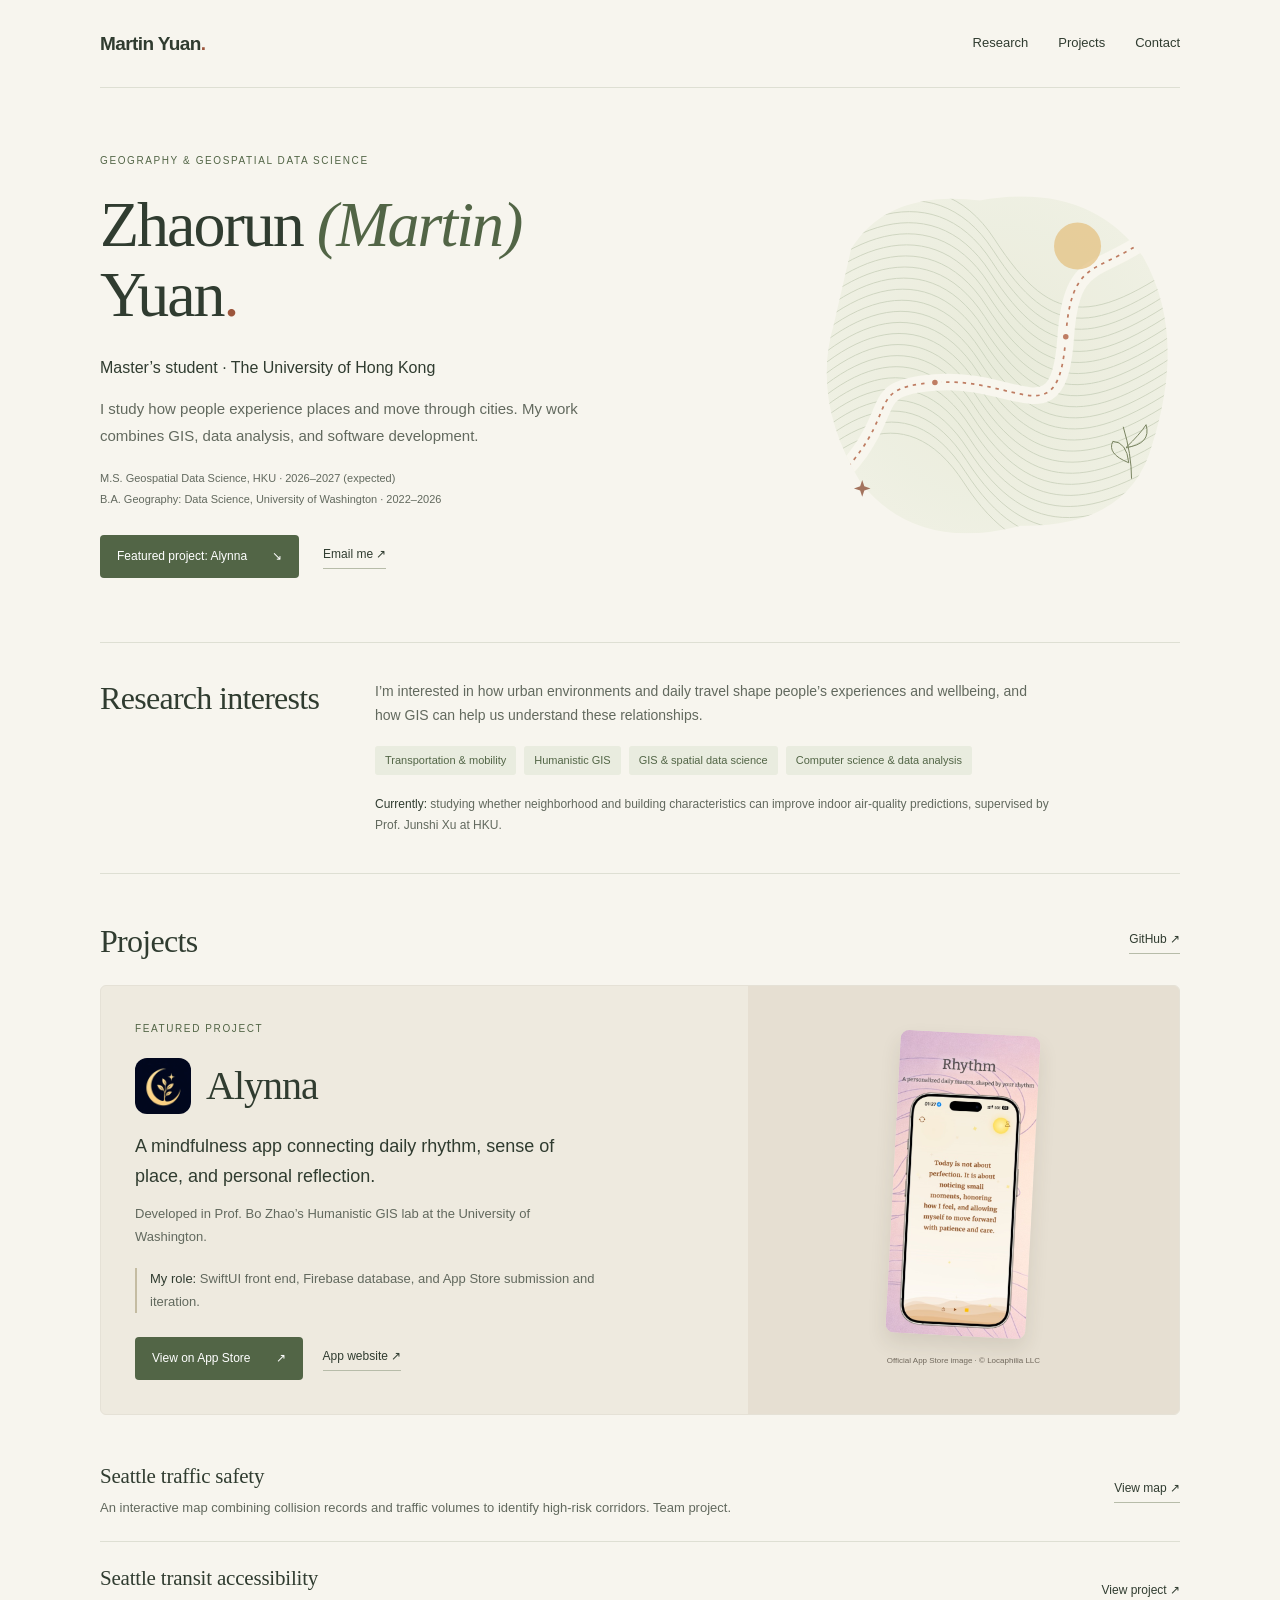
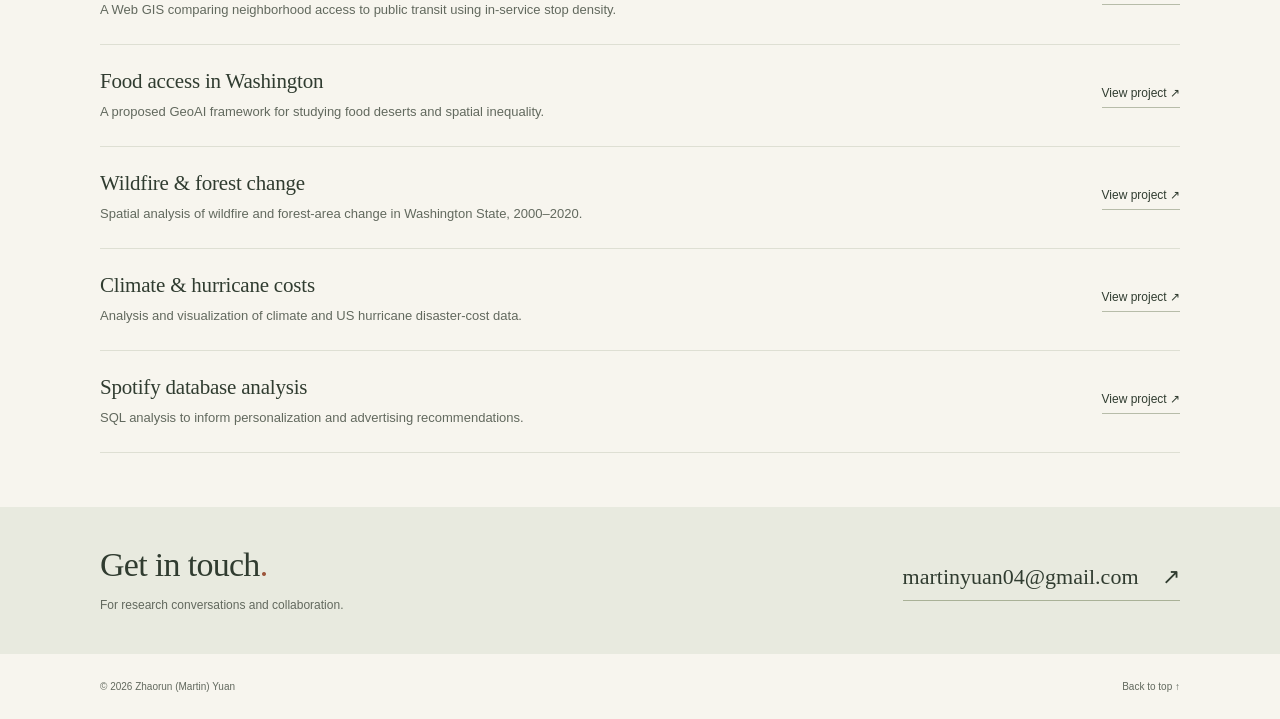
<file: index.html>
<!doctype html>
<html lang="en">
<head>
  <meta charset="utf-8">
  <meta name="viewport" content="width=device-width, initial-scale=1">
  <meta name="theme-color" content="#f7f5ee">
  <meta name="description" content="Zhaorun (Martin) Yuan — geography, humanistic GIS, and geospatial data science. Exploring how places and everyday journeys shape human experience.">
  <meta property="og:title" content="Zhaorun (Martin) Yuan — Geography & Geospatial Data Science">
  <meta property="og:description" content="Geography, humanistic GIS, mobility, and thoughtful technology. Research and selected work by Martin Yuan.">
  <meta property="og:type" content="website">
  <title>Zhaorun (Martin) Yuan · Geography & Geospatial Data Science</title>
  <link rel="icon" href="assets/favicon.svg" type="image/svg+xml">
  <link rel="stylesheet" href="styles.css">
  <script src="script.js" defer></script>
</head>
<body>
<a class="skip-link" href="#main">Skip to content</a>
<header class="site-header wrap">
  <a class="wordmark" href="#about">Martin Yuan<span>.</span></a>
  <nav aria-label="Main navigation"><a href="#research">Research</a><a href="#projects">Projects</a><a href="#contact">Contact</a></nav>
</header>
<main id="main">
<section class="intro wrap" id="about" aria-labelledby="name">
  <div class="intro-copy">
    <p class="eyebrow">GEOGRAPHY & GEOSPATIAL DATA SCIENCE</p>
    <h1 id="name">Zhaorun <em>(Martin)</em><br>Yuan<span>.</span></h1>
    <p class="intro-role">Master’s student · The University of Hong Kong</p>
    <p class="intro-description">I study how people experience places and move through cities. My work combines GIS, data analysis, and software development.</p>
    <p class="education">M.S. Geospatial Data Science, HKU · 2026–2027 (expected)<br>B.A. Geography: Data Science, University of Washington · 2022–2026</p>
    <div class="intro-links"><a class="button" href="#alynna">Featured project: Alynna <span aria-hidden="true">↘</span></a><a class="text-link" href="mailto:martinyuan04@gmail.com">Email me ↗</a></div>
  </div>
  <figure class="landscape">
    <svg viewBox="0 0 520 530" role="img" aria-labelledby="landscape-title landscape-desc">
      <title id="landscape-title">A geography of everyday life</title><desc id="landscape-desc">An imagined landscape of soft contour lines, a winding terracotta path, and small places to pause.</desc>
      <defs><clipPath id="map-clip"><path d="M45 98Q98 12 231 28Q388 0 467 110Q530 222 480 380Q448 500 290 498Q140 537 59 436Q-13 318 20 207Z"/></clipPath><radialGradient id="map-fill"><stop stop-color="#e7ebd9"/><stop offset="1" stop-color="#eff0e2"/></radialGradient></defs>
      <g clip-path="url(#map-clip)"><path fill="url(#map-fill)" d="M0 0h520v530H0z"/>
      <g class="contours" fill="none" stroke="#c4cdb6" stroke-width="1.2">
      <path d="M-90 160C10 20 165-50 252 84S399 212 570 83"/><path d="M-90 176C10 36 163-34 250 100S399 228 570 99"/><path d="M-90 192C10 52 161-18 248 116S399 244 570 115"/><path d="M-90 208C10 68 159-2 246 132S399 260 570 131"/><path d="M-90 224C10 84 157 14 244 148S399 276 570 147"/><path d="M-90 240C10 100 155 30 242 164S399 292 570 163"/><path d="M-90 256C10 116 153 46 240 180S399 308 570 179"/><path d="M-90 272C10 132 151 62 238 196S399 324 570 195"/><path d="M-90 288C10 148 149 78 236 212S399 340 570 211"/><path d="M-90 304C10 164 147 94 234 228S399 356 570 227"/><path d="M-90 320C10 180 145 110 232 244S399 372 570 243"/><path d="M-90 336C10 196 143 126 230 260S399 388 570 259"/><path d="M-90 352C10 212 141 142 228 276S399 404 570 275"/><path d="M-90 368C10 228 139 158 226 292S399 420 570 291"/><path d="M-90 384C10 244 137 174 224 308S399 436 570 307"/><path d="M-90 400C10 260 135 190 222 324S399 452 570 323"/><path d="M-90 416C10 276 133 206 220 340S399 468 570 339"/><path d="M-90 432C10 292 131 222 218 356S399 484 570 355"/><path d="M-90 448C10 308 129 238 216 372S399 500 570 371"/><path d="M-90 464C10 324 127 254 214 388S399 516 570 387"/><path d="M-90 480C10 340 125 270 212 404S399 532 570 403"/><path d="M-90 496C10 356 123 286 210 420S399 548 570 419"/><path d="M-90 512C10 372 121 302 208 436S399 564 570 435"/>
      </g><path d="M-20 470C140 340 45 300 166 291S345 372 355 225S423 160 540 18" fill="none" stroke="#f9f7ef" stroke-width="24"/><path class="journey-line" d="M-20 470C140 340 45 300 166 291S345 372 355 225S423 160 540 18" fill="none" stroke="#b97154" stroke-width="2.5" stroke-dasharray="5 7"/>
      <circle cx="166" cy="291" r="10" fill="#f9f7ef"/><circle cx="166" cy="291" r="4" fill="#b97154"/><circle cx="355" cy="225" r="10" fill="#f9f7ef"/><circle cx="355" cy="225" r="4" fill="#b97154"/>
      <circle cx="372" cy="94" r="34" fill="#e3bd78" opacity=".75"/>
      </g>
      <g transform="translate(450 355)" stroke="#68744e" fill="none" stroke-width="1.4"><path d="M0 75Q0 40-12 0M-4 52Q-36 39-27 21Q-7 22-4 52M-8 30Q12 11 21-3Q29 25-8 30"/></g>
      <g transform="translate(61 444)" fill="#9b654e"><path d="M0-12 3-3 12 0 3 3 0 12-3 3-12 0-3-3Z"/></g>
    </svg>

  </figure>
</section>
<section class="research wrap" id="research" aria-labelledby="research-title">
  <h2 id="research-title">Research interests</h2>
  <div class="research-content"><p>I’m interested in how urban environments and daily travel shape people’s experiences and wellbeing, and how GIS can help us understand these relationships.</p><ul class="interests" aria-label="Research fields"><li>Transportation & mobility</li><li>Humanistic GIS</li><li>GIS & spatial data science</li><li>Computer science & data analysis</li></ul><p class="current-research"><strong>Currently:</strong> studying whether neighborhood and building characteristics can improve indoor air-quality predictions, supervised by Prof. Junshi Xu at HKU.</p></div>
</section>
<section class="work wrap" id="projects" aria-labelledby="projects-title">
  <div class="section-heading"><h2 id="projects-title">Projects</h2><a class="text-link" href="https://github.com/martinnnYuan" target="_blank" rel="noopener noreferrer">GitHub ↗</a></div>
  <article class="featured" id="alynna" aria-labelledby="alynna-title">
    <div class="featured-copy"><p class="eyebrow">FEATURED PROJECT</p><div class="app-heading"><img src="assets/alynna-icon.jpg" width="56" height="56" alt="Alynna app icon" loading="lazy"><h3 id="alynna-title">Alynna</h3></div><p class="app-description">A mindfulness app connecting daily rhythm, sense of place, and personal reflection.</p><p>Developed in Prof. Bo Zhao’s Humanistic GIS lab at the University of Washington.</p><p class="contribution"><strong>My role:</strong> SwiftUI front end, Firebase database, and App Store submission and iteration.</p><div class="featured-links"><a class="button" href="https://apps.apple.com/us/app/alynna/id6755222294" target="_blank" rel="noopener noreferrer">View on App Store <span aria-hidden="true">↗</span></a><a class="text-link" href="https://martinnnyuan.github.io/alynna_support/" target="_blank" rel="noopener noreferrer">App website ↗</a></div></div>
    <figure class="app-visual"><img src="assets/alynna-screen-1.jpg" width="416" height="900" alt="Alynna’s daily rhythm reflection screen, from its official App Store listing" loading="lazy"><figcaption>Official App Store image · © Locaphilia LLC</figcaption></figure>
  </article>
  <div class="project-list">
    <article class="project"><div><h3><a href="https://martinnnyuan.github.io/geog328_traffic_incident/index.html" target="_blank" rel="noopener noreferrer">Seattle traffic safety</a></h3><p>An interactive map combining collision records and traffic volumes to identify high-risk corridors. Team project.</p></div><a class="text-link" href="https://martinnnyuan.github.io/geog328_traffic_incident/index.html" target="_blank" rel="noopener noreferrer" aria-label="View Seattle traffic safety map">View map ↗</a></article>
    <article class="project"><div><h3><a href="projects/seattle-transit-accessibility.html">Seattle transit accessibility</a></h3><p>A Web GIS comparing neighborhood access to public transit using in-service stop density.</p></div><a class="text-link" href="projects/seattle-transit-accessibility.html" aria-label="Read about Seattle transit accessibility">View project ↗</a></article>
    <article class="project"><div><h3><a href="projects/food-access-washington.html">Food access in Washington</a></h3><p>A proposed GeoAI framework for studying food deserts and spatial inequality.</p></div><a class="text-link" href="projects/food-access-washington.html" aria-label="Read about Food access in Washington">View project ↗</a></article>
    <article class="project"><div><h3><a href="projects/wildfire-forest-change.html">Wildfire & forest change</a></h3><p>Spatial analysis of wildfire and forest-area change in Washington State, 2000–2020.</p></div><a class="text-link" href="projects/wildfire-forest-change.html" aria-label="Read about Wildfire &amp; forest change">View project ↗</a></article>
    <article class="project"><div><h3><a href="projects/climate-hurricane-costs.html">Climate & hurricane costs</a></h3><p>Analysis and visualization of climate and US hurricane disaster-cost data.</p></div><a class="text-link" href="projects/climate-hurricane-costs.html" aria-label="Read about Climate &amp; hurricane costs">View project ↗</a></article>
    <article class="project"><div><h3><a href="projects/spotify-database-analysis.html">Spotify database analysis</a></h3><p>SQL analysis to inform personalization and advertising recommendations.</p></div><a class="text-link" href="projects/spotify-database-analysis.html" aria-label="Read about Spotify database analysis">View project ↗</a></article>
  </div>
</section>
<section class="contact" id="contact" aria-labelledby="contact-title"><div class="wrap contact-inner"><div><h2 id="contact-title">Get in touch<span>.</span></h2><p>For research conversations and collaboration.</p></div><a href="mailto:martinyuan04@gmail.com">martinyuan04@gmail.com <span aria-hidden="true">↗</span></a></div></section>
</main>
<footer class="wrap"><span>© <span id="year">2026</span> Zhaorun (Martin) Yuan</span><a href="#about">Back to top ↑</a></footer>
</body>
</html>
</file>
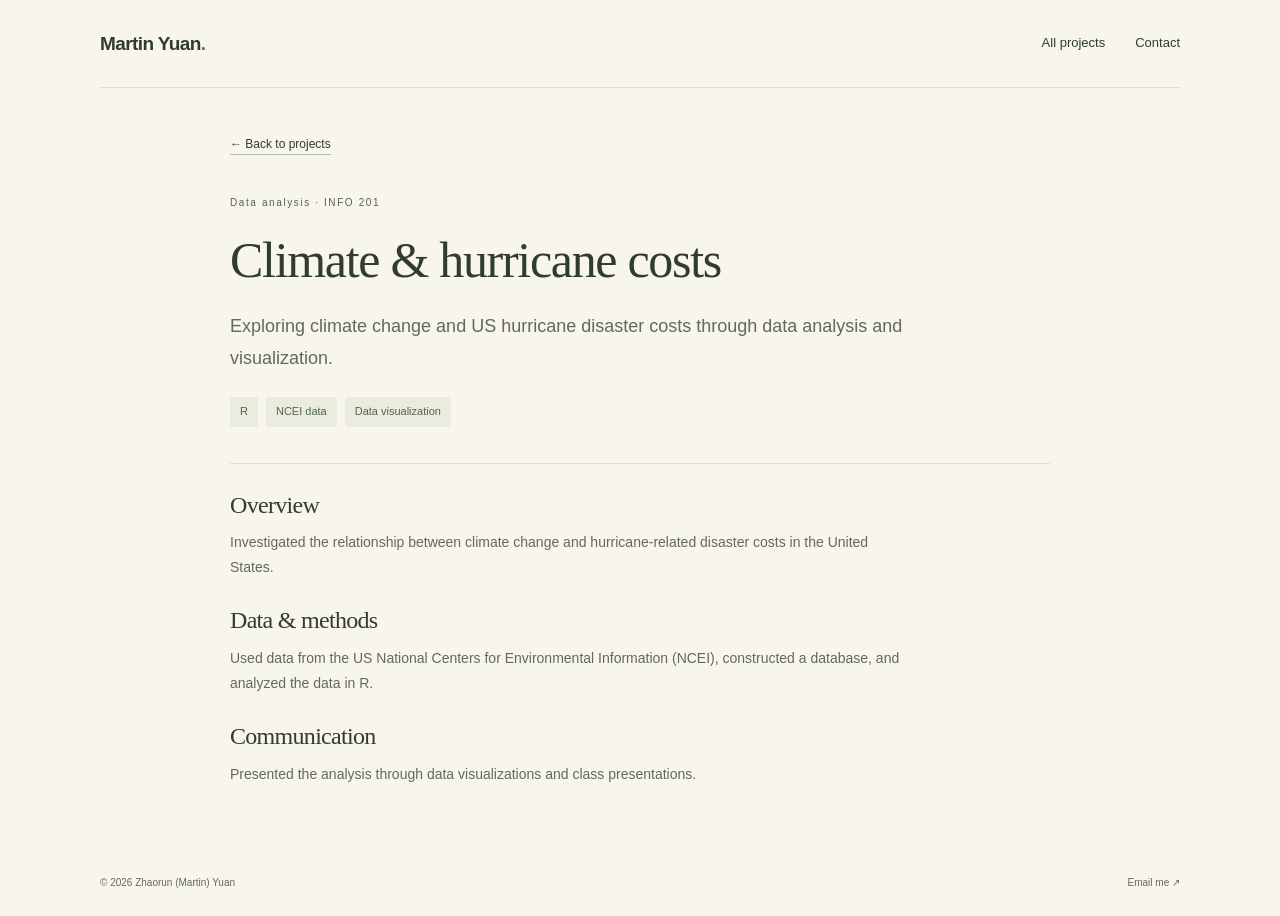
<file: projects/climate-hurricane-costs.html>
<!doctype html>
<html lang="en">
<head>
  <meta charset="utf-8">
  <meta name="viewport" content="width=device-width, initial-scale=1">
  <meta name="theme-color" content="#f7f5ee">
  <meta name="description" content="Exploring climate change and US hurricane disaster costs through data analysis and visualization.">
  <title>Climate &amp; hurricane costs · Martin Yuan</title>
  <link rel="icon" href="../assets/favicon.svg" type="image/svg+xml">
  <link rel="stylesheet" href="../styles.css">
  <script src="../script.js" defer></script>
</head>
<body>
<a class="skip-link" href="#main">Skip to content</a>
<header class="site-header wrap"><a class="wordmark" href="../index.html">Martin Yuan<span>.</span></a><nav aria-label="Main navigation"><a href="../index.html#projects">All projects</a><a href="../index.html#contact">Contact</a></nav></header>
<main class="project-page wrap" id="main">
  <a class="text-link" href="../index.html#projects">← Back to projects</a>
  <p class="eyebrow">Data analysis · INFO 201</p>
  <h1>Climate &amp; hurricane costs</h1>
  <p class="project-intro">Exploring climate change and US hurricane disaster costs through data analysis and visualization.</p>
  <ul class="interests" aria-label="Methods and topics"><li>R</li><li>NCEI data</li><li>Data visualization</li></ul>
  <div class="project-sections"><section class="project-section"><h2>Overview</h2><p>Investigated the relationship between climate change and hurricane-related disaster costs in the United States.</p></section>
<section class="project-section"><h2>Data &amp; methods</h2><p>Used data from the US National Centers for Environmental Information (NCEI), constructed a database, and analyzed the data in R.</p></section>
<section class="project-section"><h2>Communication</h2><p>Presented the analysis through data visualizations and class presentations.</p></section></div>
</main>
<footer class="wrap"><span>© <span id="year">2026</span> Zhaorun (Martin) Yuan</span><a href="mailto:martinyuan04@gmail.com">Email me ↗</a></footer>
</body>
</html>
</file>
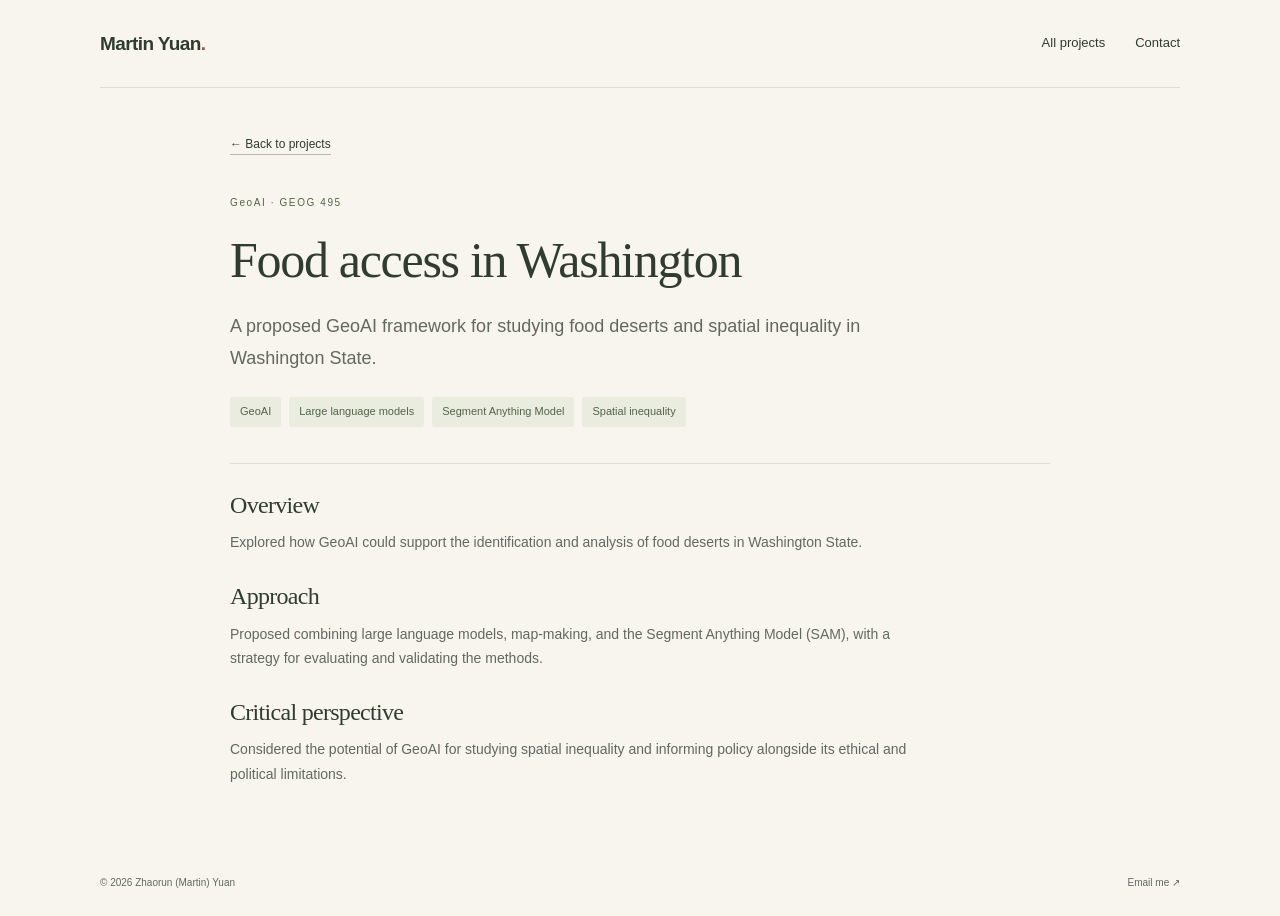
<file: projects/food-access-washington.html>
<!doctype html>
<html lang="en">
<head>
  <meta charset="utf-8">
  <meta name="viewport" content="width=device-width, initial-scale=1">
  <meta name="theme-color" content="#f7f5ee">
  <meta name="description" content="A proposed GeoAI framework for studying food deserts and spatial inequality in Washington State.">
  <title>Food access in Washington · Martin Yuan</title>
  <link rel="icon" href="../assets/favicon.svg" type="image/svg+xml">
  <link rel="stylesheet" href="../styles.css">
  <script src="../script.js" defer></script>
</head>
<body>
<a class="skip-link" href="#main">Skip to content</a>
<header class="site-header wrap"><a class="wordmark" href="../index.html">Martin Yuan<span>.</span></a><nav aria-label="Main navigation"><a href="../index.html#projects">All projects</a><a href="../index.html#contact">Contact</a></nav></header>
<main class="project-page wrap" id="main">
  <a class="text-link" href="../index.html#projects">← Back to projects</a>
  <p class="eyebrow">GeoAI · GEOG 495</p>
  <h1>Food access in Washington</h1>
  <p class="project-intro">A proposed GeoAI framework for studying food deserts and spatial inequality in Washington State.</p>
  <ul class="interests" aria-label="Methods and topics"><li>GeoAI</li><li>Large language models</li><li>Segment Anything Model</li><li>Spatial inequality</li></ul>
  <div class="project-sections"><section class="project-section"><h2>Overview</h2><p>Explored how GeoAI could support the identification and analysis of food deserts in Washington State.</p></section>
<section class="project-section"><h2>Approach</h2><p>Proposed combining large language models, map-making, and the Segment Anything Model (SAM), with a strategy for evaluating and validating the methods.</p></section>
<section class="project-section"><h2>Critical perspective</h2><p>Considered the potential of GeoAI for studying spatial inequality and informing policy alongside its ethical and political limitations.</p></section></div>
</main>
<footer class="wrap"><span>© <span id="year">2026</span> Zhaorun (Martin) Yuan</span><a href="mailto:martinyuan04@gmail.com">Email me ↗</a></footer>
</body>
</html>
</file>
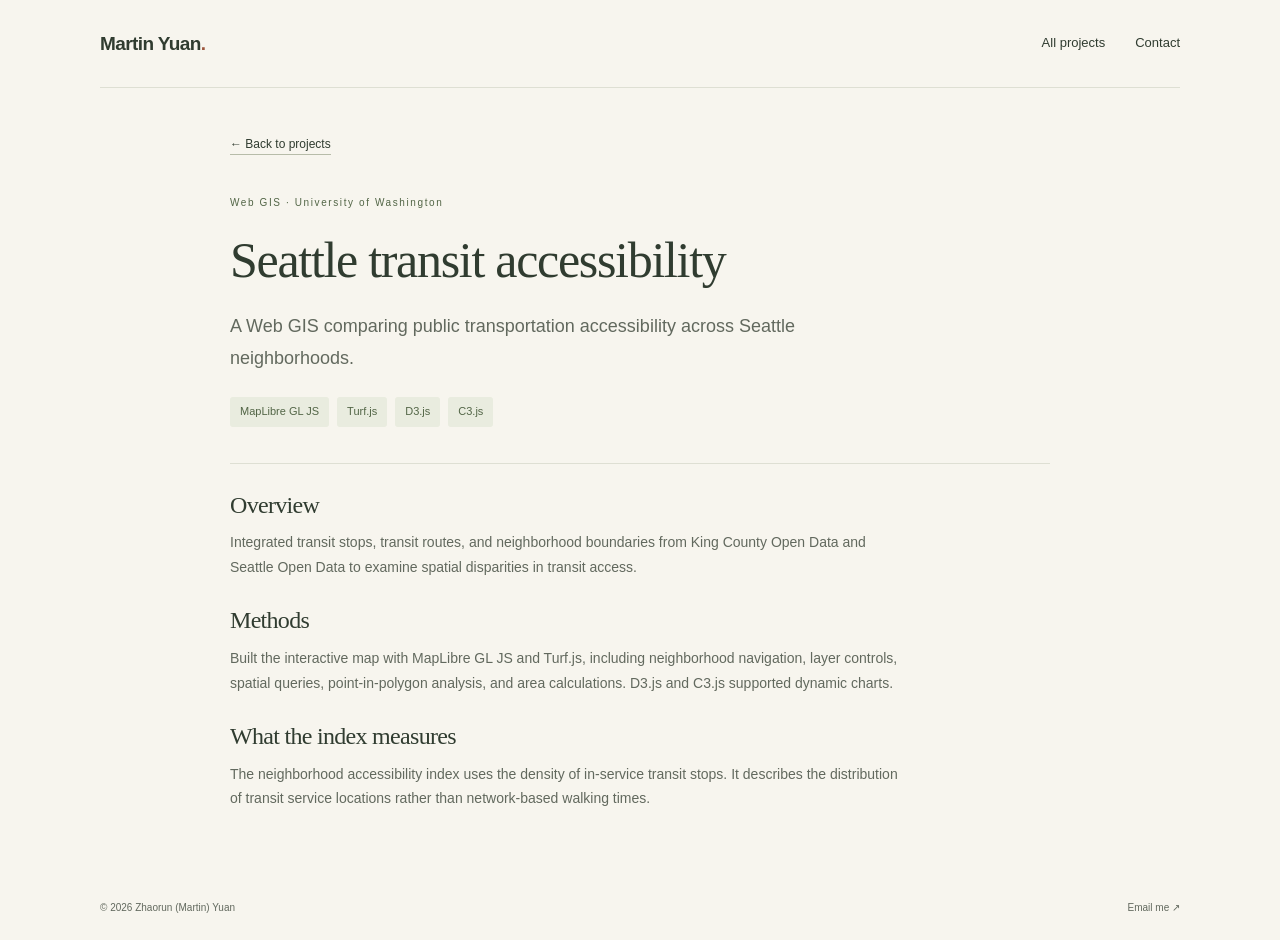
<file: projects/seattle-transit-accessibility.html>
<!doctype html>
<html lang="en">
<head>
  <meta charset="utf-8">
  <meta name="viewport" content="width=device-width, initial-scale=1">
  <meta name="theme-color" content="#f7f5ee">
  <meta name="description" content="A Web GIS comparing public transportation accessibility across Seattle neighborhoods.">
  <title>Seattle transit accessibility · Martin Yuan</title>
  <link rel="icon" href="../assets/favicon.svg" type="image/svg+xml">
  <link rel="stylesheet" href="../styles.css">
  <script src="../script.js" defer></script>
</head>
<body>
<a class="skip-link" href="#main">Skip to content</a>
<header class="site-header wrap"><a class="wordmark" href="../index.html">Martin Yuan<span>.</span></a><nav aria-label="Main navigation"><a href="../index.html#projects">All projects</a><a href="../index.html#contact">Contact</a></nav></header>
<main class="project-page wrap" id="main">
  <a class="text-link" href="../index.html#projects">← Back to projects</a>
  <p class="eyebrow">Web GIS · University of Washington</p>
  <h1>Seattle transit accessibility</h1>
  <p class="project-intro">A Web GIS comparing public transportation accessibility across Seattle neighborhoods.</p>
  <ul class="interests" aria-label="Methods and topics"><li>MapLibre GL JS</li><li>Turf.js</li><li>D3.js</li><li>C3.js</li></ul>
  <div class="project-sections"><section class="project-section"><h2>Overview</h2><p>Integrated transit stops, transit routes, and neighborhood boundaries from King County Open Data and Seattle Open Data to examine spatial disparities in transit access.</p></section>
<section class="project-section"><h2>Methods</h2><p>Built the interactive map with MapLibre GL JS and Turf.js, including neighborhood navigation, layer controls, spatial queries, point-in-polygon analysis, and area calculations. D3.js and C3.js supported dynamic charts.</p></section>
<section class="project-section"><h2>What the index measures</h2><p>The neighborhood accessibility index uses the density of in-service transit stops. It describes the distribution of transit service locations rather than network-based walking times.</p></section></div>
</main>
<footer class="wrap"><span>© <span id="year">2026</span> Zhaorun (Martin) Yuan</span><a href="mailto:martinyuan04@gmail.com">Email me ↗</a></footer>
</body>
</html>
</file>
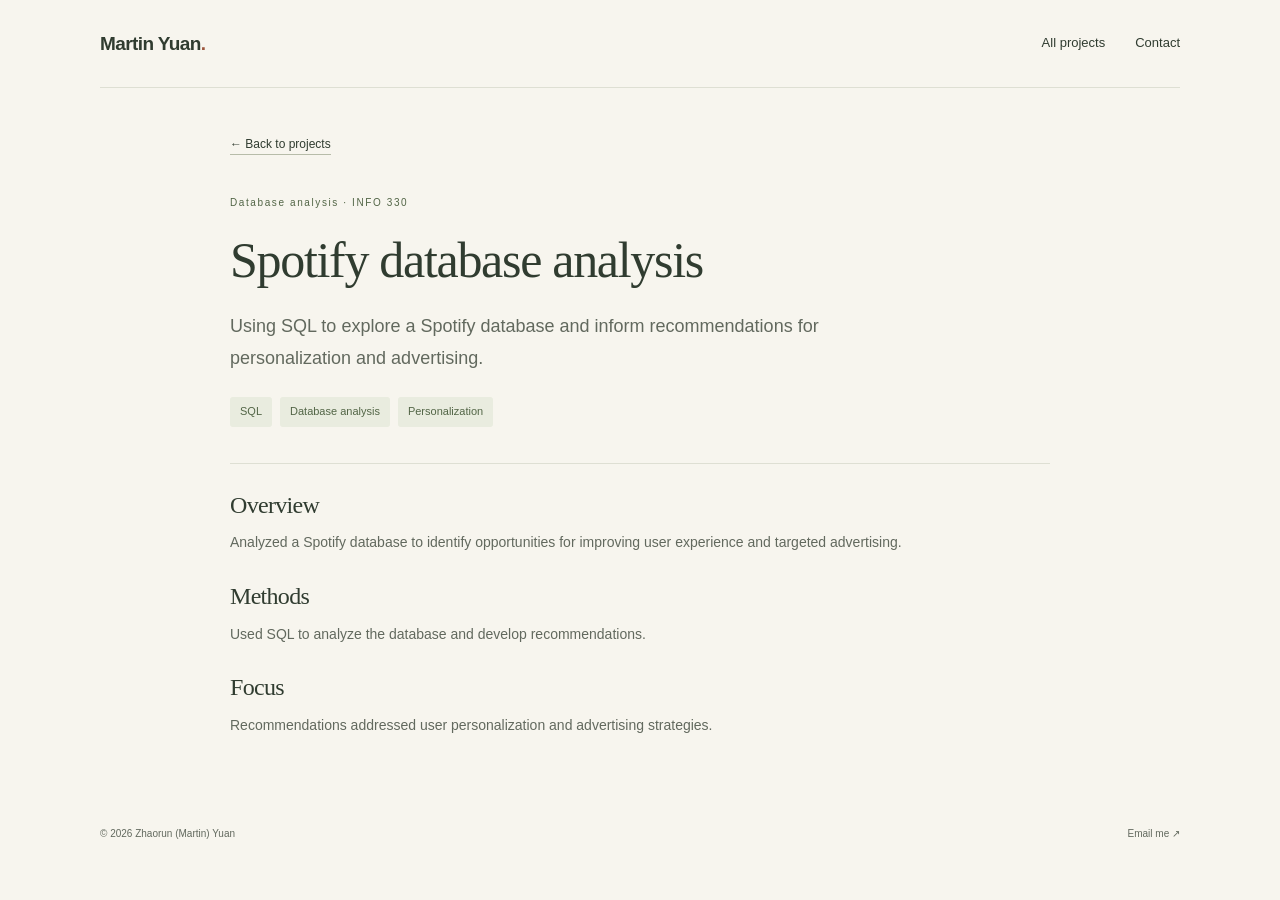
<file: projects/spotify-database-analysis.html>
<!doctype html>
<html lang="en">
<head>
  <meta charset="utf-8">
  <meta name="viewport" content="width=device-width, initial-scale=1">
  <meta name="theme-color" content="#f7f5ee">
  <meta name="description" content="Using SQL to explore a Spotify database and inform recommendations for personalization and advertising.">
  <title>Spotify database analysis · Martin Yuan</title>
  <link rel="icon" href="../assets/favicon.svg" type="image/svg+xml">
  <link rel="stylesheet" href="../styles.css">
  <script src="../script.js" defer></script>
</head>
<body>
<a class="skip-link" href="#main">Skip to content</a>
<header class="site-header wrap"><a class="wordmark" href="../index.html">Martin Yuan<span>.</span></a><nav aria-label="Main navigation"><a href="../index.html#projects">All projects</a><a href="../index.html#contact">Contact</a></nav></header>
<main class="project-page wrap" id="main">
  <a class="text-link" href="../index.html#projects">← Back to projects</a>
  <p class="eyebrow">Database analysis · INFO 330</p>
  <h1>Spotify database analysis</h1>
  <p class="project-intro">Using SQL to explore a Spotify database and inform recommendations for personalization and advertising.</p>
  <ul class="interests" aria-label="Methods and topics"><li>SQL</li><li>Database analysis</li><li>Personalization</li></ul>
  <div class="project-sections"><section class="project-section"><h2>Overview</h2><p>Analyzed a Spotify database to identify opportunities for improving user experience and targeted advertising.</p></section>
<section class="project-section"><h2>Methods</h2><p>Used SQL to analyze the database and develop recommendations.</p></section>
<section class="project-section"><h2>Focus</h2><p>Recommendations addressed user personalization and advertising strategies.</p></section></div>
</main>
<footer class="wrap"><span>© <span id="year">2026</span> Zhaorun (Martin) Yuan</span><a href="mailto:martinyuan04@gmail.com">Email me ↗</a></footer>
</body>
</html>
</file>
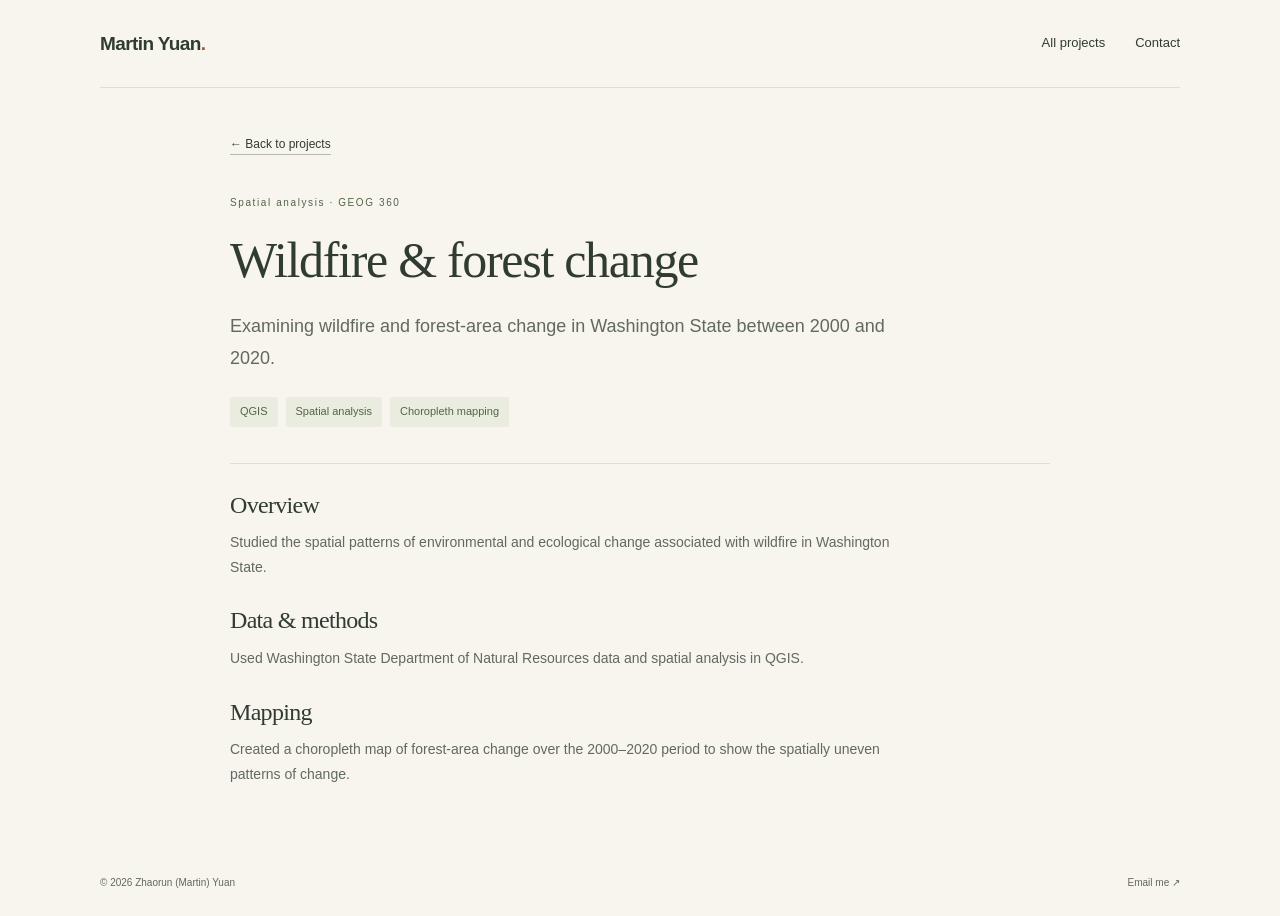
<file: projects/wildfire-forest-change.html>
<!doctype html>
<html lang="en">
<head>
  <meta charset="utf-8">
  <meta name="viewport" content="width=device-width, initial-scale=1">
  <meta name="theme-color" content="#f7f5ee">
  <meta name="description" content="Examining wildfire and forest-area change in Washington State between 2000 and 2020.">
  <title>Wildfire &amp; forest change · Martin Yuan</title>
  <link rel="icon" href="../assets/favicon.svg" type="image/svg+xml">
  <link rel="stylesheet" href="../styles.css">
  <script src="../script.js" defer></script>
</head>
<body>
<a class="skip-link" href="#main">Skip to content</a>
<header class="site-header wrap"><a class="wordmark" href="../index.html">Martin Yuan<span>.</span></a><nav aria-label="Main navigation"><a href="../index.html#projects">All projects</a><a href="../index.html#contact">Contact</a></nav></header>
<main class="project-page wrap" id="main">
  <a class="text-link" href="../index.html#projects">← Back to projects</a>
  <p class="eyebrow">Spatial analysis · GEOG 360</p>
  <h1>Wildfire &amp; forest change</h1>
  <p class="project-intro">Examining wildfire and forest-area change in Washington State between 2000 and 2020.</p>
  <ul class="interests" aria-label="Methods and topics"><li>QGIS</li><li>Spatial analysis</li><li>Choropleth mapping</li></ul>
  <div class="project-sections"><section class="project-section"><h2>Overview</h2><p>Studied the spatial patterns of environmental and ecological change associated with wildfire in Washington State.</p></section>
<section class="project-section"><h2>Data &amp; methods</h2><p>Used Washington State Department of Natural Resources data and spatial analysis in QGIS.</p></section>
<section class="project-section"><h2>Mapping</h2><p>Created a choropleth map of forest-area change over the 2000–2020 period to show the spatially uneven patterns of change.</p></section></div>
</main>
<footer class="wrap"><span>© <span id="year">2026</span> Zhaorun (Martin) Yuan</span><a href="mailto:martinyuan04@gmail.com">Email me ↗</a></footer>
</body>
</html>
</file>
<file: styles.css>
:root{--paper:#f7f5ee;--ink:#303c30;--muted:#62695e;--green:#526546;--rust:#9c553b;--line:#dedfd3;--serif:Georgia,'Times New Roman',serif;--sans:'Avenir Next',Avenir,'Segoe UI',sans-serif}*{box-sizing:border-box}html{scroll-behavior:smooth;scroll-padding-top:28px}body{margin:0;background:var(--paper);color:var(--ink);font:15px/1.75 var(--sans);-webkit-font-smoothing:antialiased}a{color:inherit;text-decoration:none}a:hover{color:var(--rust)}a:focus-visible{outline:2px solid var(--rust);outline-offset:6px}::selection{background:#e2d6b8}h1,h2,h3,p,figure{margin:0}img{display:block;max-width:100%;height:auto}.wrap{width:calc(100% - 96px);max-width:1080px;margin-inline:auto}.site-header{display:flex;align-items:center;justify-content:space-between;min-height:88px;border-bottom:1px solid var(--line);gap:20px}.wordmark{font-size:19px;font-weight:600;letter-spacing:-.6px}.wordmark span,h1>span,.contact h2 span{color:var(--rust)}nav{display:flex;gap:30px;font-size:13px}.intro{display:grid;grid-template-columns:1.4fr 1fr;gap:42px;align-items:center;padding-block:64px}.eyebrow{font-size:10px;letter-spacing:1.6px;color:var(--green)}h1{font:400 clamp(44px,5.2vw,64px)/1.1 var(--serif);letter-spacing:-2px;margin-top:20px}h1 em{font-weight:400;color:var(--green)}.intro-role{font-size:16px;margin-top:24px}.intro-description{max-width:500px;color:var(--muted);margin-top:14px;font-size:15px}.education{font-size:11px;line-height:1.9;color:var(--muted);margin-top:19px}.intro-links,.featured-links{display:flex;align-items:center;gap:24px;flex-wrap:wrap;margin-top:25px}.button{display:inline-flex;align-items:center;gap:25px;padding:11px 17px;background:var(--green);color:#fff;border-radius:4px;font-size:12px}.button:hover{background:#3d5033;color:#fff}.text-link{font-size:12px;border-bottom:1px solid #b7bca9;padding-bottom:3px;white-space:nowrap}.landscape{max-width:360px;justify-self:end;width:100%;opacity:.9}.landscape svg{display:block;width:100%;height:auto}.research{display:grid;grid-template-columns:240px 1fr;gap:35px;border-top:1px solid var(--line);border-bottom:1px solid var(--line);padding-block:36px}h2{font:400 32px/1.2 var(--serif);letter-spacing:-.7px}.research-content>p{font-size:14px;color:var(--muted);max-width:680px}.interests{display:flex;flex-wrap:wrap;gap:8px;list-style:none;margin:18px 0 0;padding:0}.interests li{padding:5px 10px;background:#e9ecdf;color:var(--green);border-radius:3px;font-size:11px}.research-content .current-research{font-size:12px;margin-top:19px;line-height:1.8}.current-research strong{color:var(--ink);font-weight:500}.work{padding-block:48px}.section-heading{display:flex;align-items:center;justify-content:space-between;margin-bottom:25px}.featured{display:grid;grid-template-columns:1.5fr 1fr;border-radius:6px;overflow:hidden;background:#eeeadf;border:1px solid #e5e1d6;scroll-margin-top:24px}.featured-copy{padding:34px}.app-heading{display:flex;align-items:center;gap:15px;margin-top:20px;margin-bottom:18px}.app-heading img{border-radius:12px}.app-heading h3{font:400 40px/1 var(--serif);letter-spacing:-1px}.featured-copy>p:not(.eyebrow){font-size:13px;color:var(--muted);margin-top:12px;max-width:460px}.featured-copy>.app-description{font-size:18px!important;line-height:1.65;color:var(--ink)!important}.contribution{border-left:2px solid #c4bca2;padding-left:13px;margin-top:19px!important}.contribution strong{font-weight:500;color:var(--ink)}.featured-links{gap:20px;margin-top:24px}.app-visual{padding:24px;background:#e6dfd2;display:flex;flex-direction:column;align-items:center;justify-content:center}.app-visual img{width:140px;max-width:100%;border-radius:9px;box-shadow:0 10px 20px #3c38221c;transform:rotate(3deg)}.app-visual figcaption{font-size:8px;color:#71695d;margin-top:18px;text-align:center}.project-list{margin-top:25px}.project{display:flex;justify-content:space-between;align-items:center;gap:30px;padding:22px 0;border-bottom:1px solid var(--line)}.project>div{max-width:740px}.project h3{font:400 21px/1.4 var(--serif);letter-spacing:-.2px}.project p{font-size:13px;color:var(--muted);margin-top:5px;line-height:1.75}.project-method{font-size:11px;color:var(--green);white-space:nowrap}.other-work{display:flex;gap:16px;flex-wrap:wrap;font-size:11px;color:var(--muted);margin-top:24px}.other-work a{border-bottom:1px solid var(--line)}.contact{background:#e8eadf;margin-top:6px;padding-block:38px}.contact-inner{display:flex;justify-content:space-between;align-items:center;gap:30px}.contact h2{font-size:34px}.contact p{color:var(--muted);font-size:12px;margin-top:9px}.contact-inner>a{font:22px/1.5 var(--serif);border-bottom:1px solid #a9b197;padding-bottom:7px;white-space:nowrap}.contact-inner>a span{margin-left:18px}footer{display:flex;justify-content:space-between;padding-block:24px;font-size:10px;color:var(--muted)}.skip-link:not(:focus){position:absolute;width:1px;height:1px;overflow:hidden;clip:rect(0,0,0,0)}.skip-link:focus{position:fixed;top:10px;left:10px;z-index:100;background:var(--ink);color:#fff;padding:12px 22px}
@media(max-width:900px){.wrap{width:calc(100% - 64px)}.intro{gap:20px;padding-block:48px}.intro-role{font-size:14px}.intro-description{font-size:14px}.research{grid-template-columns:190px 1fr;gap:25px}h2{font-size:29px}.featured-copy{padding:27px}.contact-inner>a{font-size:19px}}
@media(max-width:640px){.wrap{width:calc(100% - 40px)}.site-header{min-height:74px}.wordmark{font-size:17px}nav{gap:17px;font-size:11px}.intro{display:block;position:relative;padding-block:36px}.intro-copy{position:relative;z-index:1}.eyebrow{font-size:9px;letter-spacing:1.2px}h1{font-size:46px;letter-spacing:-1.5px;margin-top:16px}.intro-role{font-size:14px;margin-top:21px}.intro-description{font-size:14px;max-width:100%;margin-top:12px}.education{font-size:10px;margin-top:16px}.intro-links{gap:20px;margin-top:22px}.button{font-size:11px;gap:18px;padding:10px 14px}.landscape{display:none}.research{grid-template-columns:1fr;gap:18px;padding-block:28px}h2{font-size:29px}.research-content>p{font-size:13px}.interests{gap:7px;margin-top:15px}.interests li{font-size:10px}.research-content .current-research{font-size:11px}.work{padding-block:32px}.section-heading{margin-bottom:20px}.featured{grid-template-columns:1fr 115px}.featured-copy{padding:22px 18px}.featured-copy .eyebrow{font-size:8px}.app-heading{margin-top:16px;margin-bottom:14px;gap:11px}.app-heading img{width:40px;height:40px;border-radius:9px}.app-heading h3{font-size:32px}.featured-copy>.app-description{font-size:16px!important}.featured-copy>p:not(.eyebrow){font-size:12px}.contribution{padding-left:10px}.app-visual{padding:16px 12px}.app-visual img{width:100%;transform:none}.app-visual figcaption{font-size:7px;line-height:1.7;margin-top:13px}.featured-links{gap:14px;margin-top:20px}.featured-links .button{font-size:10px;gap:12px;padding:9px 11px}.featured-links .text-link{font-size:10px}.project{padding-block:18px;gap:20px}.project h3{font-size:20px}.project p{font-size:12px}.project .text-link{font-size:10px}.project-method{font-size:10px}.other-work{gap:9px 16px;font-size:10px}.other-work>a:last-child{margin-left:0}.contact{padding-block:29px}.contact-inner{display:block}.contact h2{font-size:30px}.contact-inner>a{display:inline-block;margin-top:20px;font-size:20px}.contact p{font-size:11px}footer{font-size:9px;padding-block:20px}}
@media(max-width:380px){.wordmark{font-size:16px}nav{gap:12px;font-size:10px}.featured{grid-template-columns:1fr}.app-visual{padding:20px}.app-visual img{width:125px}.featured-copy{padding:22px}.project{gap:15px}.contact-inner>a{font-size:18px}}
@media(prefers-reduced-motion:reduce){html{scroll-behavior:auto}}
@media print{.landscape,.app-visual{display:none}.wrap{width:100%}.intro{display:block;padding-block:20px}.research{padding-block:20px}.featured{grid-template-columns:1fr;break-inside:avoid}.work{padding-block:25px}.project{break-inside:avoid}.contact{padding-block:20px}body{background:#fff}h1{font-size:38px}h2{font-size:26px}}

/* Project detail pages share the homepage typography and palette. */
.project-page{max-width:820px;padding-block:42px 64px}.project-page>.eyebrow{margin-top:38px}.project-page h1{font-size:clamp(34px,4.5vw,50px);line-height:1.15;letter-spacing:-1.3px}.project-intro{font-size:18px;color:var(--muted);max-width:680px;margin-top:22px}.project-page>.interests{margin-top:23px}.project-sections{margin-top:36px;border-top:1px solid var(--line)}.project-section{padding-top:27px}.project-section h2{font-size:24px}.project-section p{font-size:14px;color:var(--muted);margin-top:11px;max-width:680px}.project h3 a:hover{text-decoration:underline;text-decoration-thickness:1px;text-underline-offset:4px}
@media(max-width:640px){.project-page{padding-block:28px 40px}.project-page>.eyebrow{margin-top:29px}.project-intro{font-size:16px}.project-section p{font-size:13px}.project .text-link{white-space:normal;flex-shrink:0;max-width:70px;line-height:1.6}}
</file>
